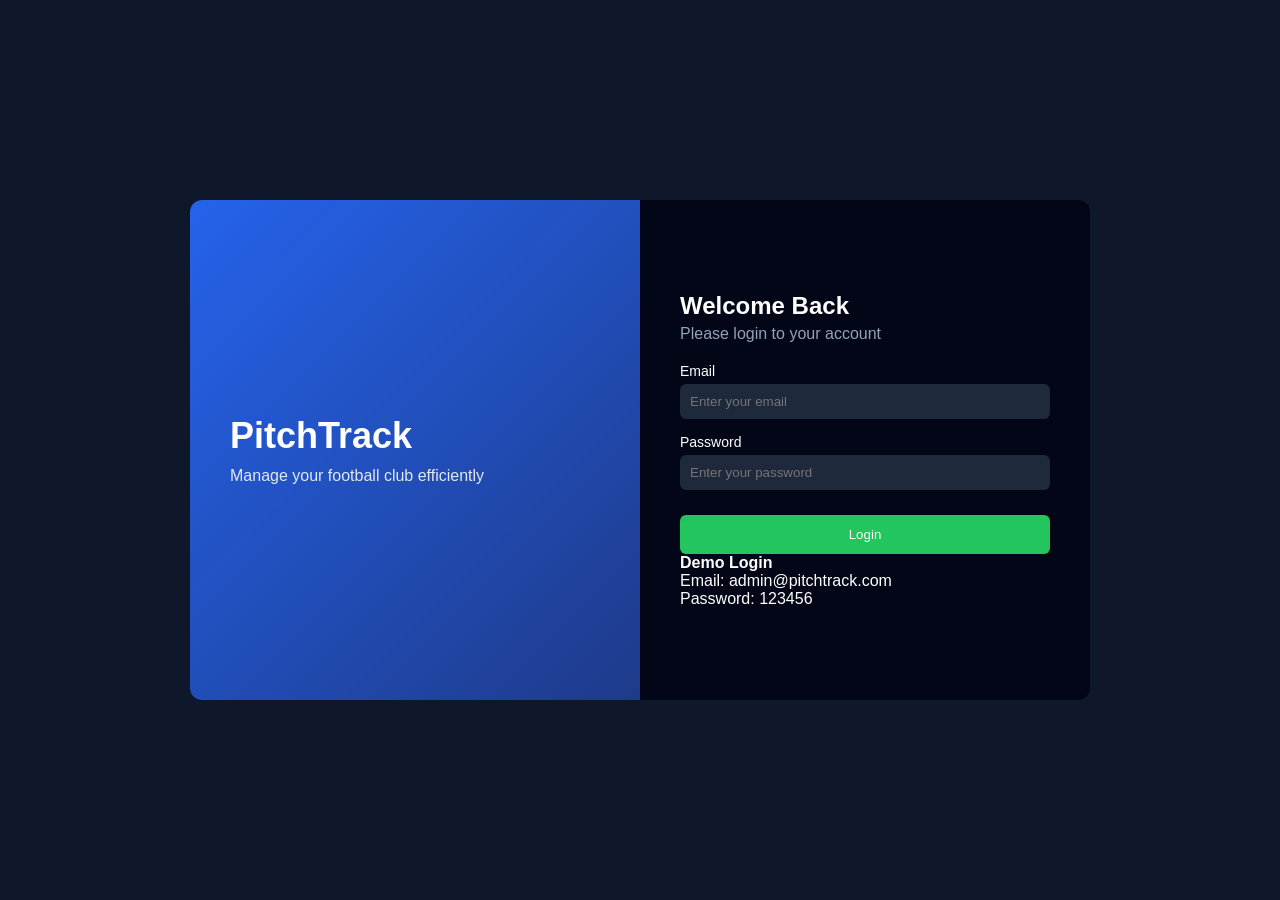
<file: Index.html>
<!-- Login Page -->

<!doctype html>
<html lang="en">
  <head>
    <meta charset="UTF-8" />
    <title>Login - PitchTrack</title>
    <link rel="stylesheet" href="style.css" />
  </head>

  <body class="login-body">
    <div class="login-wrapper">
      <!-- Left Side (Branding) -->
      <div class="login-left">
        <h1>PitchTrack</h1>
        <p>Manage your football club efficiently</p>
      </div>

      <!-- Right Side (Form) -->
      <div class="login-container">
        <h2>Welcome Back</h2>
        <p class="subtitle">Please login to your account</p>

        <form>
          <label>Email</label>
          <input type="text" placeholder="Enter your email" />

          <label>Password</label>
          <input type="password" placeholder="Enter your password" />

          <button
            type="button"
            class="btn-login"
            onclick="window.location.href = 'dashboard.html'"
          >
            Login
          </button>
          <div class="demo-box">
            <p><strong>Demo Login</strong></p>
            <p>Email: admin@pitchtrack.com</p>
            <p>Password: 123456</p>
          </div>
        </form>
      </div>
    </div>
  </body>
</html>
</file>
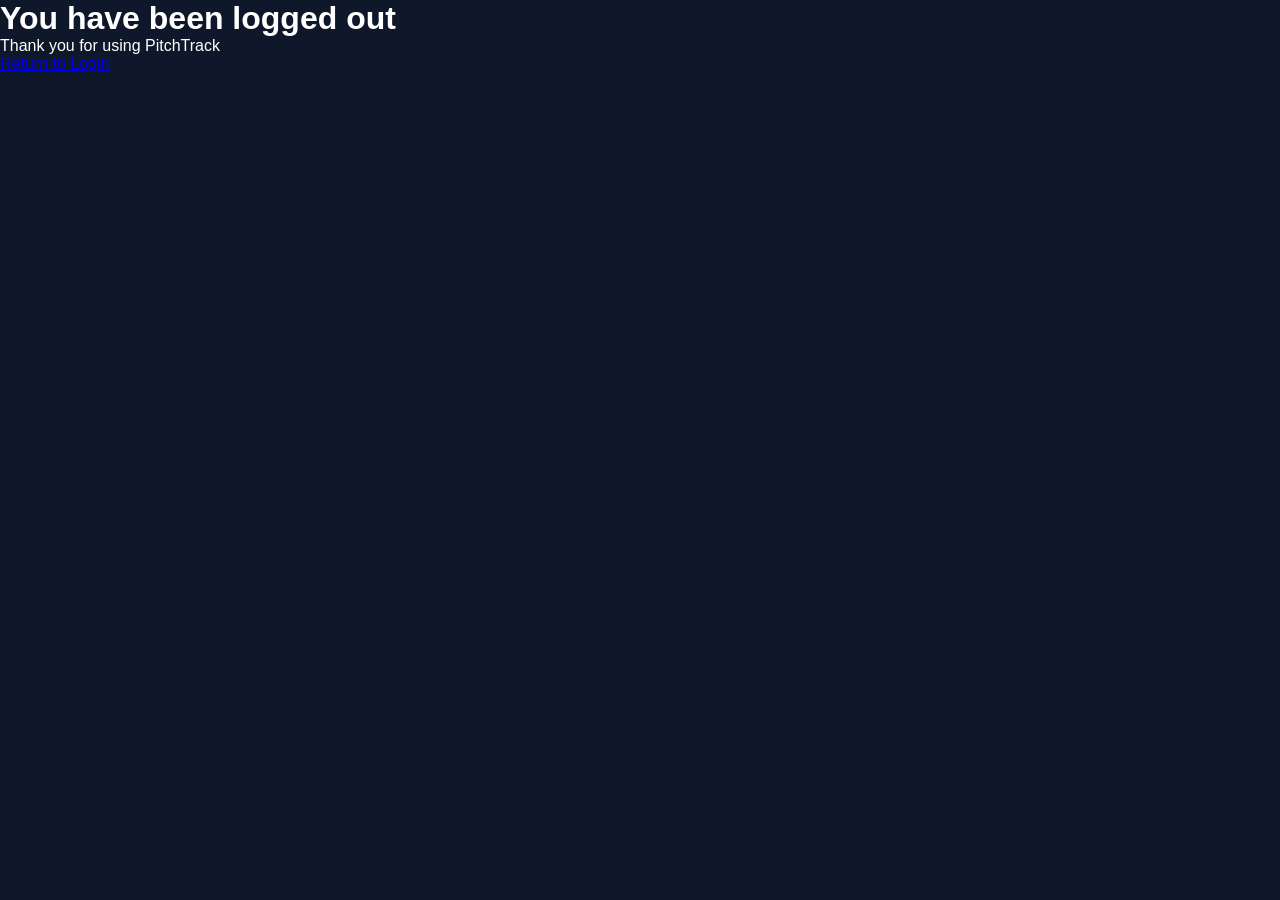
<file: logout.html>
<!-- Logout Page -->

<!doctype html>
<html lang="en">
  <head>
    <meta charset="UTF-8" />
    <title>Logout</title>
    <link rel="stylesheet" href="style.css" />
  </head>

  <body class="logout-body">
    <div class="logout-container">
      <h1>You have been logged out</h1>
      <p>Thank you for using PitchTrack</p>

      <a href="login.html" class="btn-green">Return to Login</a>
    </div>
  </body>
</html>
</file>
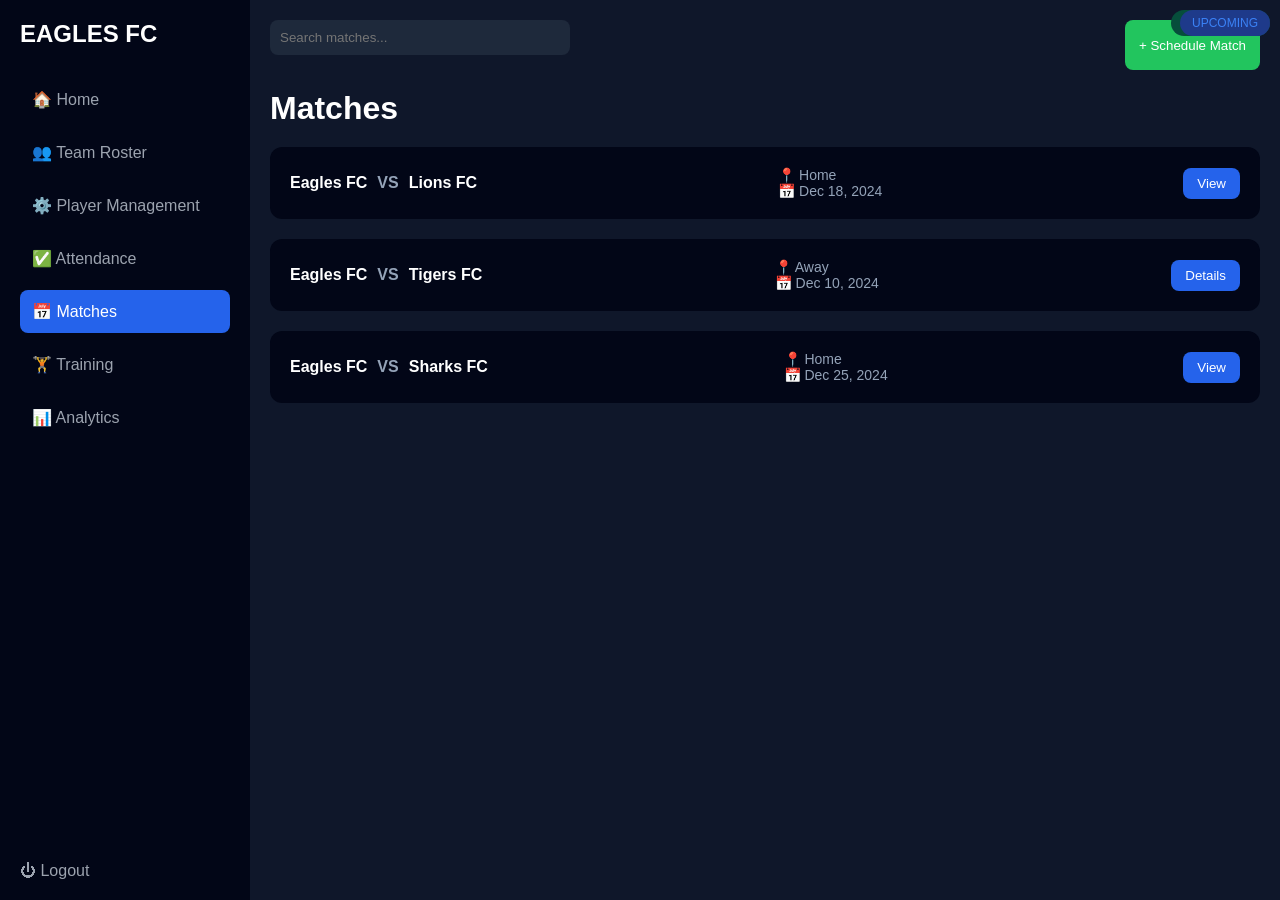
<file: match.html>
<!doctype html>
<html lang="en">
  <head>
    <meta charset="UTF-8" />
    <title>Matches</title>
    <link rel="stylesheet" href="style.css" />
  </head>

  <body>
    <div class="container">
      <!-- SIDEBAR -->
      <aside class="sidebar">
        <h2>EAGLES FC</h2>

        <nav>
          <a href="dashboard.html">🏠 Home</a>
          <a href="team-roster.html">👥 Team Roster</a>
          <a href="player.html">⚙️ Player Management</a>
          <a href="attendance.html">✅ Attendance</a>
          <a href="match.html" class="active">📅 Matches</a>
          <a href="training.html">🏋️ Training</a>
          <a href="analytics.html">📊 Analytics</a>
        </nav>

        <a href="login.html" class="logout">⏻ Logout</a>
      </aside>

      <!-- MAIN -->
      <main class="main">
        <!-- TOPBAR -->
        <div class="topbar">
          <input type="text" placeholder="Search matches..." />
          <button class="add">+ Schedule Match</button>
        </div>

        <h1>Matches</h1>

        <!-- MATCH LIST -->
        <div class="match-list">
          <!-- MATCH CARD -->
          <div class="match-card">
            <div class="teams">
              <span class="home">Eagles FC</span>
              <span class="vs">VS</span>
              <span class="away">Lions FC</span>
            </div>

            <div class="details">
              <p>📍 Home</p>
              <p>📅 Dec 18, 2024</p>
            </div>

            <div class="status upcoming">UPCOMING</div>

            <button class="view-btn">View</button>
          </div>

          <!-- MATCH CARD -->
          <div class="match-card">
            <div class="teams">
              <span class="home">Eagles FC</span>
              <span class="vs">VS</span>
              <span class="away">Tigers FC</span>
            </div>

            <div class="details">
              <p>📍 Away</p>
              <p>📅 Dec 10, 2024</p>
            </div>

            <div class="status completed">COMPLETED</div>

            <button class="view-btn">Details</button>
          </div>

          <!-- MATCH CARD -->
          <div class="match-card">
            <div class="teams">
              <span class="home">Eagles FC</span>
              <span class="vs">VS</span>
              <span class="away">Sharks FC</span>
            </div>

            <div class="details">
              <p>📍 Home</p>
              <p>📅 Dec 25, 2024</p>
            </div>

            <div class="status upcoming">UPCOMING</div>

            <button class="view-btn">View</button>
          </div>
        </div>
      </main>
    </div>
  </body>
</html>
</file>
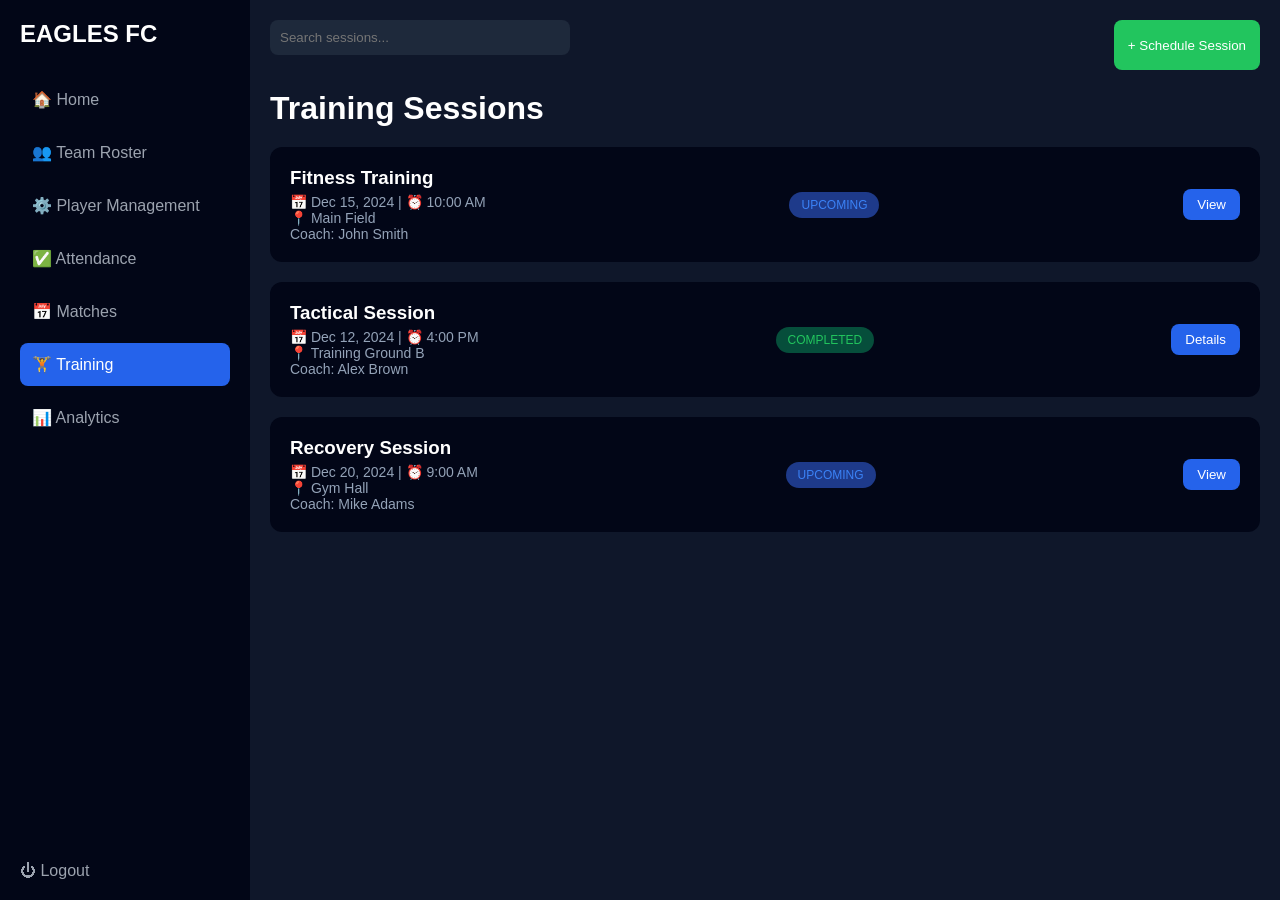
<file: training.html>
<!doctype html>
<html lang="en">
  <head>
    <meta charset="UTF-8" />
    <title>Training</title>
    <link rel="stylesheet" href="style.css" />
  </head>

  <body>
    <div class="container">
      <!-- SIDEBAR -->
      <aside class="sidebar">
        <h2>EAGLES FC</h2>

        <nav>
          <a href="dashboard.html">🏠 Home</a>
          <a href="team-roster.html">👥 Team Roster</a>
          <a href="player.html">⚙️ Player Management</a>
          <a href="attendance.html">✅ Attendance</a>
          <a href="match.html">📅 Matches</a>
          <a href="training.html" class="active">🏋️ Training</a>
          <a href="analytics.html">📊 Analytics</a>
        </nav>

        <a href="login.html" class="logout">⏻ Logout</a>
      </aside>

      <!-- MAIN -->
      <main class="main">
        <!-- TOPBAR -->
        <div class="topbar">
          <input type="text" placeholder="Search sessions..." />
          <button class="add">+ Schedule Session</button>
        </div>

        <h1>Training Sessions</h1>

        <!-- TRAINING LIST -->
        <div class="training-list">
          <!-- CARD -->
          <div class="training-card">
            <div class="training-info">
              <h3>Fitness Training</h3>
              <p>📅 Dec 15, 2024 | ⏰ 10:00 AM</p>
              <p>📍 Main Field</p>
              <p>Coach: John Smith</p>
            </div>

            <div class="training-status upcoming">UPCOMING</div>

            <button class="view-btn">View</button>
          </div>

          <!-- CARD -->
          <div class="training-card">
            <div class="training-info">
              <h3>Tactical Session</h3>
              <p>📅 Dec 12, 2024 | ⏰ 4:00 PM</p>
              <p>📍 Training Ground B</p>
              <p>Coach: Alex Brown</p>
            </div>

            <div class="training-status completed">COMPLETED</div>

            <button class="view-btn">Details</button>
          </div>

          <!-- CARD -->
          <div class="training-card">
            <div class="training-info">
              <h3>Recovery Session</h3>
              <p>📅 Dec 20, 2024 | ⏰ 9:00 AM</p>
              <p>📍 Gym Hall</p>
              <p>Coach: Mike Adams</p>
            </div>

            <div class="training-status upcoming">UPCOMING</div>

            <button class="view-btn">View</button>
          </div>
        </div>
      </main>
    </div>
  </body>
</html>
</file>
<file: style.css>
/* LOGIN PAGE */

.login-body {
  margin: 0;
  height: 100vh;
  background: #0f172a;
  font-family: Arial, sans-serif;
  display: flex;
  justify-content: center;
  align-items: center;
}

/* Wrapper */
.login-wrapper {
  display: flex;
  width: 900px;
  height: 500px;
  background: #020617;
  border-radius: 12px;
  overflow: hidden;
}

/* Left Section */
.login-left {
  flex: 1;
  background: linear-gradient(135deg, #2563eb, #1e3a8a);
  color: white;
  padding: 40px;
  display: flex;
  flex-direction: column;
  justify-content: center;
}

.login-left h1 {
  font-size: 36px;
  margin-bottom: 10px;
}

.login-left p {
  color: #e2e8f0;
}

/* Right Section */
.login-container {
  flex: 1;
  padding: 40px;
  display: flex;
  flex-direction: column;
  justify-content: center;
  color: white;
}

/* Titles */
.login-container h2 {
  margin-bottom: 5px;
}

.subtitle {
  margin-bottom: 20px;
  color: #94a3b8;
}

/* Form */
form {
  display: flex;
  flex-direction: column;
}

label {
  font-size: 14px;
  margin-bottom: 5px;
}

input {
  padding: 10px;
  margin-bottom: 15px;
  border-radius: 6px;
  border: none;
  background: #1e293b;
  color: white;
}

/* Button */
.btn-login {
  background: #22c55e;
  border: none;
  padding: 12px;
  border-radius: 6px;
  color: white;
  cursor: pointer;
  margin-top: 10px;
}

.btn-login:hover {
  background: #16a34a;
}

body {
  margin: 0;
  font-family: Arial;
  background: #0f172a;
  color: white;
}

/* LAYOUT */
.container {
  display: flex;
}

/* SIDEBAR */
.sidebar {
  width: 240px;
  height: 100vh;
  background: #020617;
  padding: 20px;
  position: fixed;
}

.sidebar h2 {
  margin-bottom: 30px;
}

.sidebar nav a {
  display: block;
  padding: 12px;
  margin: 8px 0;
  color: #94a3b8;
  text-decoration: none;
  border-radius: 8px;
}

.sidebar nav a.active,
.sidebar nav a:hover {
  background: #2563eb;
  color: white;
}

.logout {
  position: absolute;
  bottom: 20px;
  color: #94a3b8;
}

/* MAIN */
.main {
  margin-left: 240px;
  padding: 20px;
  width: 100%;
}

/* TOPBAR */
.topbar {
  display: flex;
  justify-content: space-between;
  margin-bottom: 20px;
}

.topbar input {
  width: 300px;
  padding: 10px;
  background: #1e293b;
  border: none;
  border-radius: 8px;
  color: white;
}

/* TITLE */
.title {
  display: flex;
  align-items: center;
  gap: 10px;
}

/* GRID */
.grid {
  display: grid;
  grid-template-columns: 2fr 1fr;
  gap: 20px;
}

/* CARDS */
.cards {
  display: flex;
  gap: 20px;
}

.card {
  background: #020617;
  padding: 20px;
  border-radius: 12px;
  flex: 1;
}

/* DOTS */
.dots span {
  display: inline-block;
  width: 8px;
  height: 8px;
  background: #334155;
  border-radius: 50%;
  margin-right: 5px;
}

.active-dot {
  background: #22c55e;
}

/* PROGRESS */
.progress {
  height: 6px;
  background: #1e293b;
  border-radius: 5px;
}

.bar {
  width: 70%;
  height: 100%;
  background: linear-gradient(to right, #3b82f6, #22c55e);
}

/* TABLE */
.table-card {
  margin-top: 20px;
  background: #020617;
  padding: 20px;
  border-radius: 12px;
}

.table-header {
  display: flex;
  justify-content: space-between;
}

button {
  background: #22c55e;
  border: none;
  padding: 10px;
  border-radius: 8px;
  color: white;
}

table {
  width: 100%;
  margin-top: 20px;
}

th, td {
  padding: 12px;
  border-bottom: 1px solid #1e293b;
}

.player {
  display: flex;
  align-items: center;
  gap: 10px;
}

.player img {
  border-radius: 50%;
}

.fit {
  color: #22c55e;
}

.injured {
  color: red;
}

/* RIGHT */
.right {
  display: flex;
  flex-direction: column;
  gap: 20px;
}

/* CIRCLE */
.circle-chart {
  width: 120px;
  height: 120px;
  border-radius: 50%;
  background: conic-gradient(#22c55e 85%, #1e293b 0);
  display: flex;
  align-items: center;
  justify-content: center;
  margin: auto;
}

/* ROSTER */
/* TOPBAR ACTIONS */
.top-actions {
  display: flex;
  gap: 10px;
}

.filter {
  background: transparent;
  border: 1px solid #334155;
  color: white;
  padding: 8px 12px;
  border-radius: 8px;
}

.add {
  background: #22c55e;
  border: none;
  padding: 8px 14px;
  border-radius: 8px;
  color: white;
}

/* TABLE CARD */
.table-card {
  margin-top: 20px;
  background: #020617;
  padding: 20px;
  border-radius: 12px;
}

/* TABLE */
table {
  width: 100%;
  border-collapse: collapse;
}

th {
  text-align: left;
  color: #94a3b8;
  padding-bottom: 10px;
}

td {
  padding: 15px 0;
  border-top: 1px solid #1e293b;
}

/* PLAYER CELL */
.player {
  display: flex;
  align-items: center;
  gap: 10px;
}

.player img {
  width: 35px;
  height: 35px;
  border-radius: 50%;
}

/* BADGES */
.badge {
  padding: 5px 10px;
  border-radius: 20px;
  font-size: 12px;
}

.fit {
  background: rgba(34,197,94,0.2);
  color: #22c55e;
}

.injured {
  background: rgba(239,68,68,0.2);
  color: #ef4444;
}

/* PlAYER MANGMENT */
/* SUBTEXT */
.sub {
  color: #94a3b8;
  margin-bottom: 20px;
}

/* FILTERS */
.filters {
  display: flex;
  gap: 10px;
  margin-bottom: 20px;
}

.filters input,
.filters select {
  padding: 10px;
  background: #1e293b;
  border: none;
  border-radius: 8px;
  color: white;
}

.view-toggle button {
  padding: 10px;
  border: none;
  background: #020617;
  color: white;
  border-radius: 6px;
}

.view-toggle .active {
  background: #2563eb;
}

/* GRID */
.player-grid {
  display: grid;
  grid-template-columns: repeat(3, 1fr);
  gap: 20px;
}

/* CARD */
.player-card {
  background: #020617;
  border-radius: 12px;
  overflow: hidden;
}

/* IMAGE */
.image {
  position: relative;
}

.image img {
  width: 100%;
  height: 180px;
  object-fit: cover;
}

.number {
  position: absolute;
  top: 10px;
  left: 10px;
  background: #0f172a;
  padding: 5px 10px;
  border-radius: 20px;
}

.status {
  position: absolute;
  top: 10px;
  right: 10px;
  padding: 5px 10px;
  border-radius: 20px;
  font-size: 12px;
}

.status.fit {
  background: #22c55e;
}

.status.injured {
  background: #ef4444;
}

/* INFO */
.info {
  padding: 15px;
}

.role {
  color: #94a3b8;
}

/* META */
.meta {
  display: flex;
  justify-content: space-between;
  font-size: 12px;
  margin: 10px 0;
}

/* FITNESS BAR */
.fitness {
  height: 6px;
  background: #1e293b;
  border-radius: 5px;
}

.bar {
  height: 100%;
  background: #22c55e;
}

.bar.red {
  background: #ef4444;
}

/* STATS */
.stats {
  display: flex;
  justify-content: space-between;
  margin-top: 15px;
  text-align: center;
}

.stats span {
  display: block;
  font-size: 12px;
  color: #94a3b8;
}

/* ATTENDANCE */
/* EVENT BOX */
.event-box {
  display: flex;
  align-items: center;
  gap: 15px;
  background: #020617;
  padding: 20px;
  border-radius: 12px;
  margin-bottom: 20px;
}

.step {
  background: #2563eb;
  width: 40px;
  height: 40px;
  border-radius: 50%;
  display: flex;
  align-items: center;
  justify-content: center;
}

/* SUMMARY */
.summary {
  display: flex;
  gap: 20px;
  margin-bottom: 20px;
}

.summary .card {
  flex: 1;
  padding: 20px;
  border-radius: 12px;
  background: #020617;
}

.summary .green h2 {
  color: #22c55e;
}

.summary .red h2 {
  color: #ef4444;
}

/* ATTENDANCE TABLE */
.attendance-box {
  background: #020617;
  padding: 20px;
  border-radius: 12px;
}

.present-btn {
  background: #22c55e;
  border: none;
  padding: 6px 12px;
  border-radius: 6px;
  color: white;
  margin-right: 5px;
  cursor: pointer;
}

.absent-btn {
  background: #1e293b;
  border: none;
  padding: 6px 12px;
  border-radius: 6px;
  color: white;
  cursor: pointer;
}

/* MATCH LIST */
.match-list {
  display: flex;
  flex-direction: column;
  gap: 20px;
  margin-top: 20px;
}

/* MATCH CARD */
.match-card {
  background: #020617;
  padding: 20px;
  border-radius: 12px;
  display: flex;
  align-items: center;
  justify-content: space-between;
}

/* TEAMS */
.teams {
  font-weight: bold;
  display: flex;
  gap: 10px;
}

.vs {
  color: #94a3b8;
}

/* DETAILS */
.details {
  font-size: 14px;
  color: #94a3b8;
}

/* STATUS */
.status {
  padding: 6px 12px;
  border-radius: 20px;
  font-size: 12px;
}

.status.upcoming {
  background: #1e3a8a;
  color: #3b82f6;
}

.status.completed {
  background: #064e3b;
  color: #22c55e;
}

/* BUTTON */
.view-btn {
  background: #2563eb;
  border: none;
  padding: 8px 14px;
  border-radius: 8px;
  color: white;
  cursor: pointer;
}

/* TRAINING LIST */
.training-list {
  display: flex;
  flex-direction: column;
  gap: 20px;
  margin-top: 20px;
}

/* CARD */
.training-card {
  background: #020617;
  padding: 20px;
  border-radius: 12px;
  display: flex;
  justify-content: space-between;
  align-items: center;
}

/* INFO */
.training-info h3 {
  margin-bottom: 5px;
}

.training-info p {
  font-size: 14px;
  color: #94a3b8;
}

/* STATUS */
.training-status {
  padding: 6px 12px;
  border-radius: 20px;
  font-size: 12px;
}

.training-status.upcoming {
  background: #1e3a8a;
  color: #3b82f6;
}

.training-status.completed {
  background: #064e3b;
  color: #22c55e;
}

/* SUMMARY */
/* RESET */
* {
  margin: 0;
  padding: 0;
  box-sizing: border-box;
  font-family: Arial, sans-serif;
}

body {
  background: #0f172a;
  color: #fff;
}

/* LAYOUT */
.container {
  display: flex;
}

/* SIDEBAR */
.sidebar {
  width: 250px;
  height: 100vh;
  background: #020617;
  padding: 20px;
  position: fixed;
  left: 0;
  top: 0;
}

.sidebar h2 {
  margin-bottom: 30px;
}

.sidebar nav a {
  display: block;
  padding: 12px;
  margin-bottom: 10px;
  color: #9ca3af;
  text-decoration: none;
  border-radius: 8px;
  transition: 0.3s;
}

.sidebar nav a:hover {
  background: #1e293b;
  color: #fff;
}

.sidebar nav a.active {
  background: #2563eb;
  color: white;
}

/* LOGOUT */
.logout {
  position: absolute;
  bottom: 20px;
  color: #9ca3af;
  text-decoration: none;
}

/* MAIN CONTENT */
.main {
  margin-left: 250px; /* VERY IMPORTANT */
  width: calc(100% - 250px);
  padding: 20px;
}

/* TOPBAR */
.topbar {
  margin-bottom: 20px;
}

.topbar input {
  width: 300px;
  padding: 10px;
  border-radius: 8px;
  border: none;
  background: #1e293b;
  color: white;
}

/* CARDS */
.cards {
  display: flex;
  gap: 20px;
  margin-bottom: 30px;
}

.card {
  flex: 1;
  background: #020617;
  padding: 20px;
  border-radius: 12px;
}

.card p {
  color: #9ca3af;
  margin-bottom: 10px;
}

.card h2 {
  font-size: 28px;
}

/* COLORS */
.green { color: #22c55e; }
.yellow { color: #facc15; }
.red { color: #ef4444; }

/* CHART SECTION */
.charts {
  display: flex;
  gap: 20px;
}

/* CHART BOX */
.chart-box {
  flex: 1;
  background: #020617;
  padding: 20px;
  border-radius: 12px;
}

.chart-box h3 {
  margin-bottom: 15px;
}

/* CANVAS FIX */
canvas {
  width: 100% !important;
  height: 300px !important;
}

.fake-chart {
  display: flex;
  align-items: flex-end;
  gap: 10px;
  height: 200px;
  margin-top: 20px;
}

.fake-chart div {
  flex: 1;
  background: #ef4444;
  color: white;
  text-align: center;
  font-size: 12px;
  border-radius: 6px 6px 0 0;
  padding-top: 5px;
}
</file>
